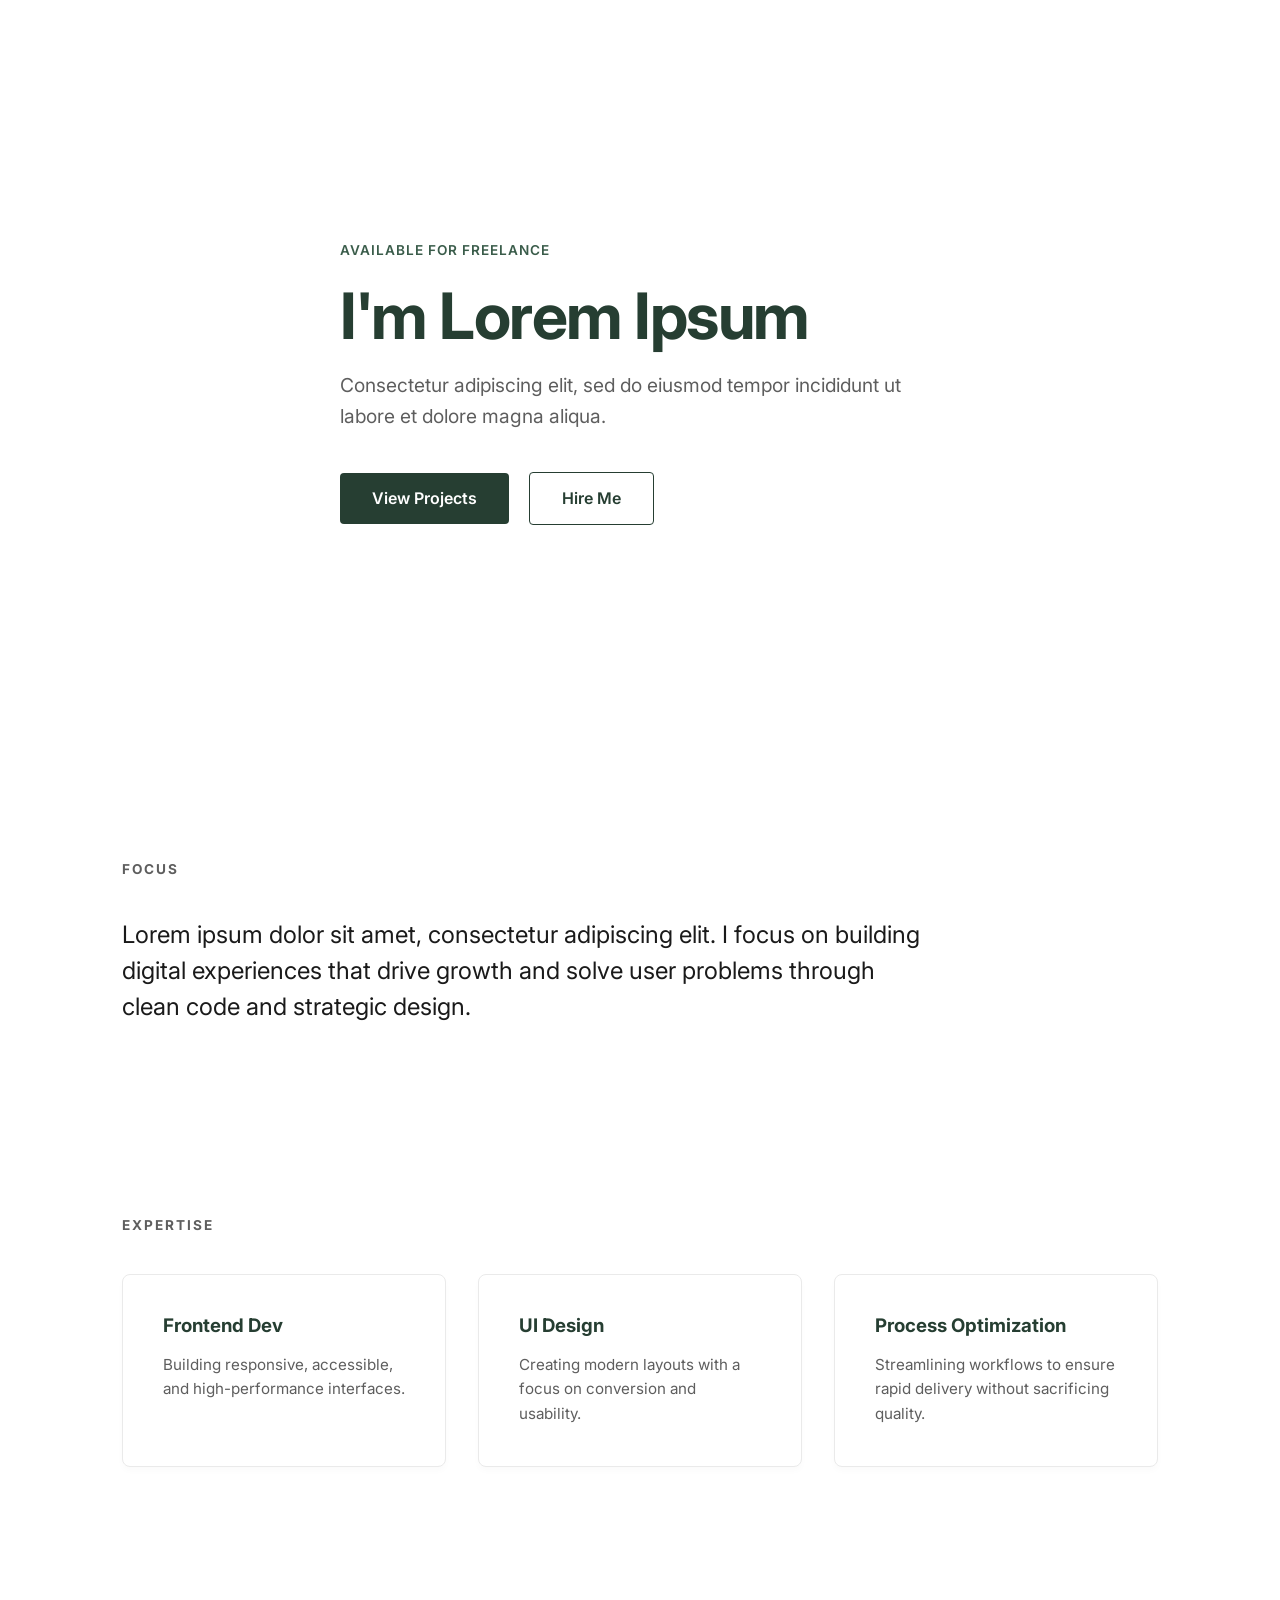
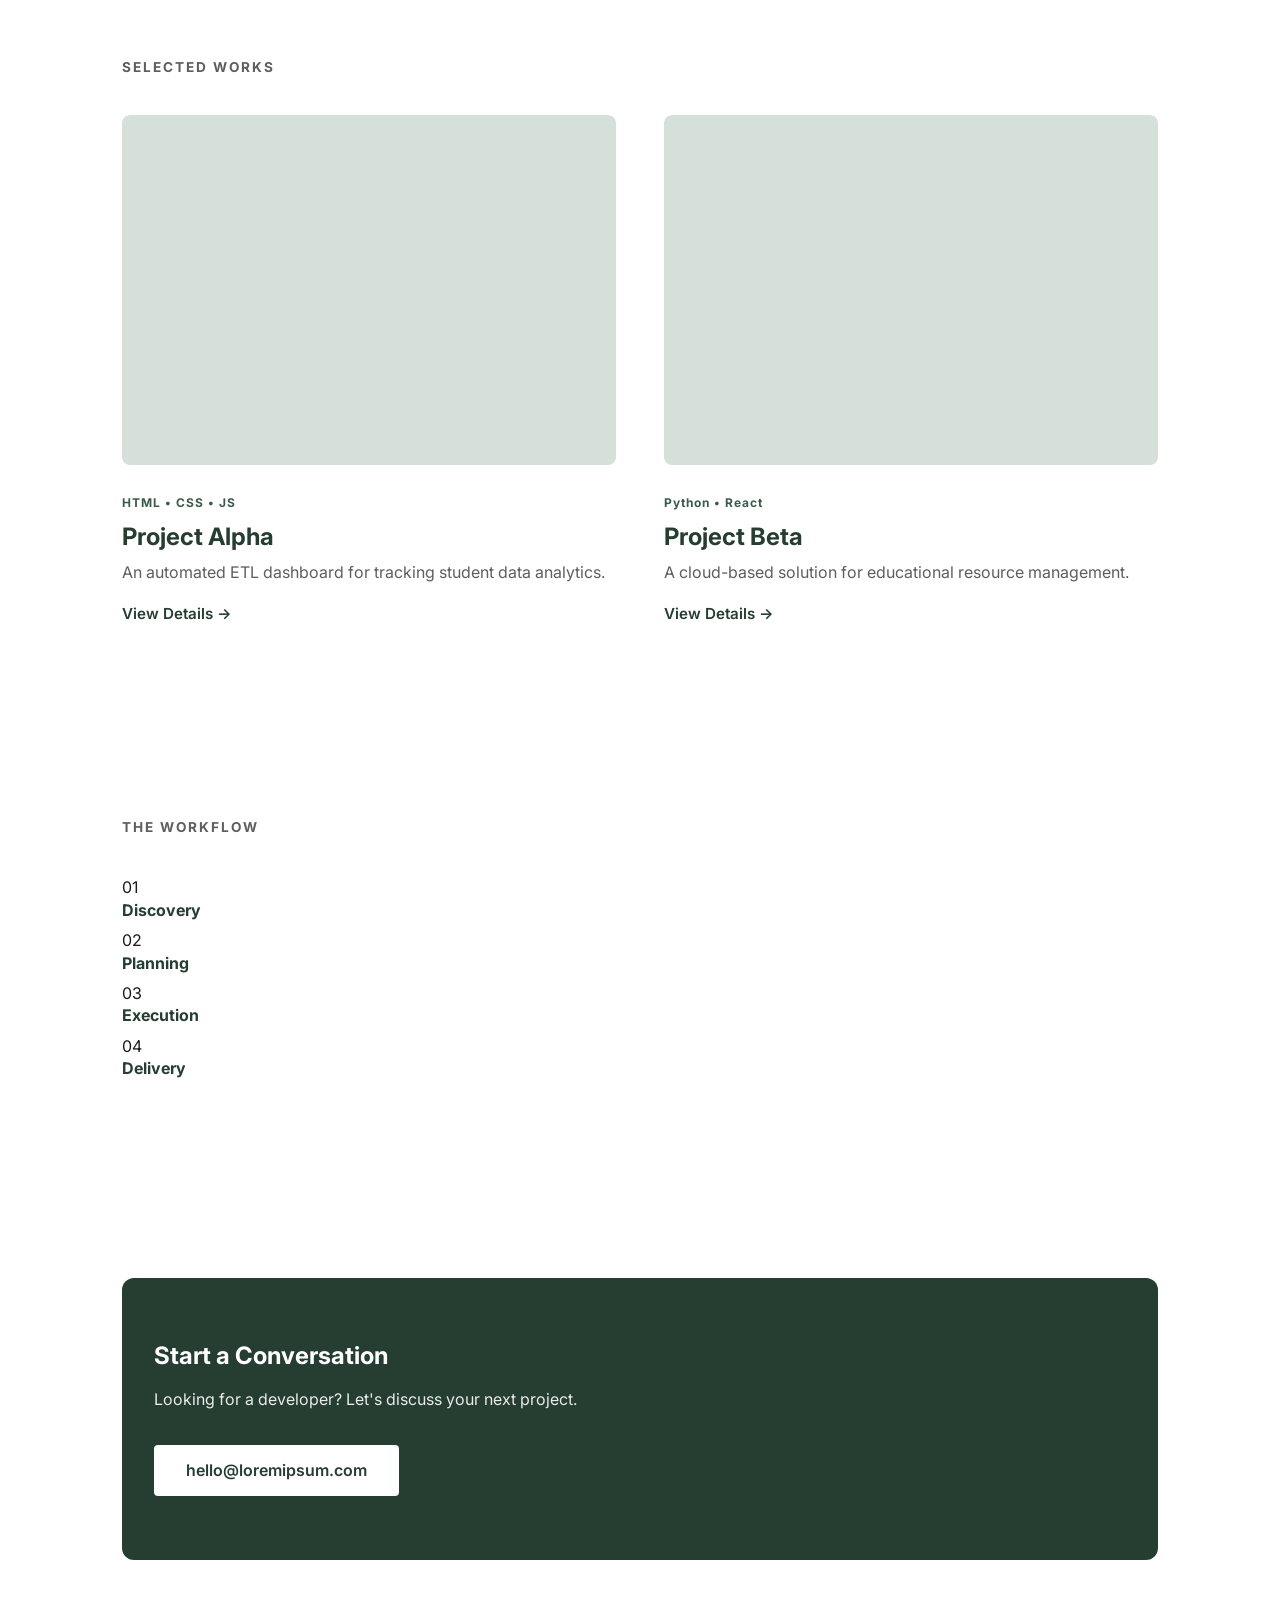
<file: index.html>
<!DOCTYPE html>
<html lang="en">
<head>
    <meta charset="UTF-8">
    <meta name="viewport" content="width=device-width, initial-scale=1.0">
    <title>Lorem Ipsum | Portfolio</title>
    <link rel="stylesheet" href="assets/css/style.css">
    <link href="https://fonts.googleapis.com/css2?family=Inter:wght@300;400;600;700&display=swap" rel="stylesheet">
</head>
<body>

    <div id="navbar-placeholder"></div>

    <main>
        <section id="hero" class="hero">
            <div class="container">
                <p class="subtitle">Available for freelance</p>
                <h1>I'm Lorem Ipsum</h1>
                <p class="tagline">Consectetur adipiscing elit, sed do eiusmod tempor incididunt ut labore et dolore magna aliqua.</p>
                <div class="cta-group">
                    <a href="#projects" class="btn btn-primary">View Projects</a>
                    <a href="#contact" class="btn btn-secondary">Hire Me</a>
                </div>
            </div>
        </section>

        <section id="about" class="about section">
            <div class="container">
                <h2 class="section-title">Focus</h2>
                <p class="large-text">Lorem ipsum dolor sit amet, consectetur adipiscing elit. I focus on building digital experiences that drive growth and solve user problems through clean code and strategic design.</p>
            </div>
        </section>

        <section id="services" class="services section">
            <div class="container">
                <h2 class="section-title">Expertise</h2>
                <div class="grid-3">
                    <div class="card">
                        <h3>Frontend Dev</h3>
                        <p>Building responsive, accessible, and high-performance interfaces.</p>
                    </div>
                    <div class="card">
                        <h3>UI Design</h3>
                        <p>Creating modern layouts with a focus on conversion and usability.</p>
                    </div>
                    <div class="card">
                        <h3>Process Optimization</h3>
                        <p>Streamlining workflows to ensure rapid delivery without sacrificing quality.</p>
                    </div>
                </div>
            </div>
        </section>

        <section id="projects" class="projects section">
            <div class="container">
                <h2 class="section-title">Selected Works</h2>
                <div class="grid-2">
                    <div class="project-card">
                        <div class="project-img"></div>
                        <div class="project-info">
                            <span class="project-tags">HTML • CSS • JS</span>
                            <h3>Project Alpha</h3>
                            <p>An automated ETL dashboard for tracking student data analytics.</p>
                            <a href="/projects/project1/" class="text-link">View Details →</a>
                        </div>
                    </div>
                    <div class="project-card">
                        <div class="project-img"></div>
                        <div class="project-info">
                            <span class="project-tags">Python • React</span>
                            <h3>Project Beta</h3>
                            <p>A cloud-based solution for educational resource management.</p>
                            <a href="/projects/project2/" class="text-link">View Details →</a>
                        </div>
                    </div>
                </div>
            </div>
        </section>

        <section id="process" class="process section">
            <div class="container">
                <h2 class="section-title">The Workflow</h2>
                <div class="process-steps">
                    <div class="step"><span>01</span> <h4>Discovery</h4></div>
                    <div class="step"><span>02</span> <h4>Planning</h4></div>
                    <div class="step"><span>03</span> <h4>Execution</h4></div>
                    <div class="step"><span>04</span> <h4>Delivery</h4></div>
                </div>
            </div>
        </section>

        <section id="contact" class="contact section">
            <div class="container">
                <div class="contact-box">
                    <h2>Start a Conversation</h2>
                    <p>Looking for a developer? Let's discuss your next project.</p>
                    <a href="mailto:hello@loremipsum.com" class="btn btn-primary">hello@loremipsum.com</a>
                </div>
            </div>
        </section>
    </main>

    <div id="footer-placeholder"></div>

    <script src="assets/js/script.js"></script>
</body>
</html>
</file>
<file: assets/css/style.css>
:root {
    --primary: #263e32;
    --primary-light: #3a5c4a;
    --accent: #d4e0d9;
    --text-dark: #1a1a1a;
    --text-light: #5e5e5e;
    --bg-white: #ffffff;
    --bg-gray: #f4f6f5;
    --transition: all 0.3s ease;
}

/* Reset & Base */
* { margin: 0; padding: 0; box-sizing: border-box; }
body { font-family: 'Inter', sans-serif; color: var(--text-dark); line-height: 1.6; scroll-behavior: smooth; }
.container { max-width: 1100px; margin: 0 auto; padding: 0 2rem; }
.section { padding: 6rem 0; }
.bg-light { background-color: var(--bg-gray); }
.text-center { text-align: center; }
.mt-2 { margin-top: 2rem; }
.section-title { font-size: 0.85rem; text-transform: uppercase; letter-spacing: 2px; color: var(--text-light); margin-bottom: 2.5rem; }

/* Navigation */
.navbar { position: sticky; top: 0; background: rgba(255, 255, 255, 0.95); backdrop-filter: blur(5px); z-index: 1000; padding: 1.2rem 0; border-bottom: 1px solid #eaeaea; }
.nav-container { display: flex; justify-content: space-between; align-items: center; }
.logo { text-decoration: none; color: var(--primary); font-size: 1.5rem; letter-spacing: -1px; }
.nav-links { display: flex; list-style: none; gap: 2rem; align-items: center; }
.nav-links a { text-decoration: none; color: var(--text-dark); font-weight: 500; font-size: 0.95rem; transition: var(--transition); }
.nav-links a:hover { color: var(--primary); }
.btn-nav { background: var(--bg-gray); padding: 0.5rem 1rem; border-radius: 4px; }

/* Typography */
h1, h2, h3, h4 { color: var(--primary); line-height: 1.2; }
.large-text { font-size: 1.5rem; max-width: 800px; color: var(--text-dark); line-height: 1.5; }

/* Hero */
.hero { height: 85vh; display: flex; align-items: center; background-color: var(--bg-white); }
.hero h1 { font-size: clamp(3rem, 5vw, 5rem); margin: 1rem 0; letter-spacing: -1.5px; }
.hero .subtitle { font-weight: 600; color: var(--primary-light); text-transform: uppercase; font-size: 0.85rem; letter-spacing: 1px; }
.hero .tagline { font-size: 1.2rem; color: var(--text-light); max-width: 600px; margin-bottom: 2.5rem; }

/* Buttons */
.btn { padding: 0.8rem 2rem; text-decoration: none; border-radius: 4px; display: inline-block; transition: var(--transition); font-weight: 600; cursor: pointer; border: none; }
.btn-primary { background: var(--primary); color: var(--bg-white); }
.btn-primary:hover { background: var(--primary-light); transform: translateY(-2px); }
.btn-secondary { background: transparent; color: var(--primary); border: 1px solid var(--primary); margin-left: 1rem; }
.btn-secondary:hover { background: var(--bg-gray); }

/* Grids */
.grid-2 { display: grid; grid-template-columns: 1fr 1fr; gap: 3rem; }
.grid-3 { display: grid; grid-template-columns: repeat(auto-fit, minmax(300px, 1fr)); gap: 2rem; }
.grid-4 { display: grid; grid-template-columns: repeat(auto-fit, minmax(220px, 1fr)); gap: 2rem; }

/* Cards & Elements */
.card { background: var(--bg-white); padding: 2.5rem; border-radius: 8px; box-shadow: 0 4px 6px rgba(0,0,0,0.02); border: 1px solid #eaeaea; }
.card h3 { margin-bottom: 1rem; }
.card p { color: var(--text-light); font-size: 0.95rem; }

/* Projects */
.project-card { border-radius: 8px; overflow: hidden; }
.project-img { height: 350px; background-color: var(--accent); border-radius: 8px; margin-bottom: 1.5rem; transition: transform 0.5s ease; }
.project-card:hover .project-img { transform: scale(1.03); }
.project-1-bg { background: linear-gradient(135deg, #d4e0d9 0%, #b3c6bb 100%); }
.project-2-bg { background: linear-gradient(135deg, #e5e5e5 0%, #cccccc 100%); }
.project-tags { font-size: 0.75rem; font-weight: 700; color: var(--primary-light); letter-spacing: 1px; }
.project-info h3 { margin: 0.5rem 0; font-size: 1.5rem; }
.project-info p { color: var(--text-light); margin-bottom: 1rem; }
.text-link { text-decoration: none; color: var(--primary); font-weight: 600; font-size: 0.95rem; }
.text-link:hover { text-decoration: underline; }

/* Process */
.step-number { font-size: 2.5rem; font-weight: 700; color: var(--accent); display: block; margin-bottom: 0.5rem; }
.step h4 { margin-bottom: 0.5rem; }
.step p { font-size: 0.9rem; color: var(--text-light); }

/* Contact */
.contact-box { background: var(--primary); color: white; padding: 4rem 2rem; border-radius: 12px; }
.contact-box h2 { color: white; margin-bottom: 1rem; }
.contact-box p { margin-bottom: 2rem; opacity: 0.9; }
.contact-box .btn-primary { background: white; color: var(--primary); }
.contact-box .btn-primary:hover { background: var(--bg-gray); }

/* Project Detail Page Specifics */
.project-header { padding: 8rem 0 4rem; background: var(--bg-gray); }
.project-header h1 { font-size: 3rem; margin-bottom: 1rem; }
.project-meta { display: flex; gap: 2rem; margin-top: 2rem; padding-top: 2rem; border-top: 1px solid #ddd; }
.meta-item h4 { font-size: 0.8rem; text-transform: uppercase; color: var(--text-light); margin-bottom: 0.5rem; }
.project-content { max-width: 800px; margin: 0 auto; }
.project-content img { width: 100%; border-radius: 8px; margin: 2rem 0; }

/* Footer */
.footer { padding: 3rem 0; border-top: 1px solid #eaeaea; background: var(--bg-white); }
.footer-container { display: flex; justify-content: space-between; align-items: center; font-size: 0.9rem; color: var(--text-light); }
.social-links { display: flex; gap: 1.5rem; }
.social-links a { color: var(--text-light); text-decoration: none; transition: var(--transition); }
.social-links a:hover { color: var(--primary); }

/* Responsive */
@media (max-width: 768px) {
    .nav-links { display: none; /* In a real app, add a hamburger menu toggle */ }
    .hero h1 { font-size: 2.5rem; }
    .grid-2 { grid-template-columns: 1fr; }
    .project-header { padding: 6rem 0 3rem; }
    .footer-container { flex-direction: column; gap: 1rem; text-align: center; }
}
</file>
